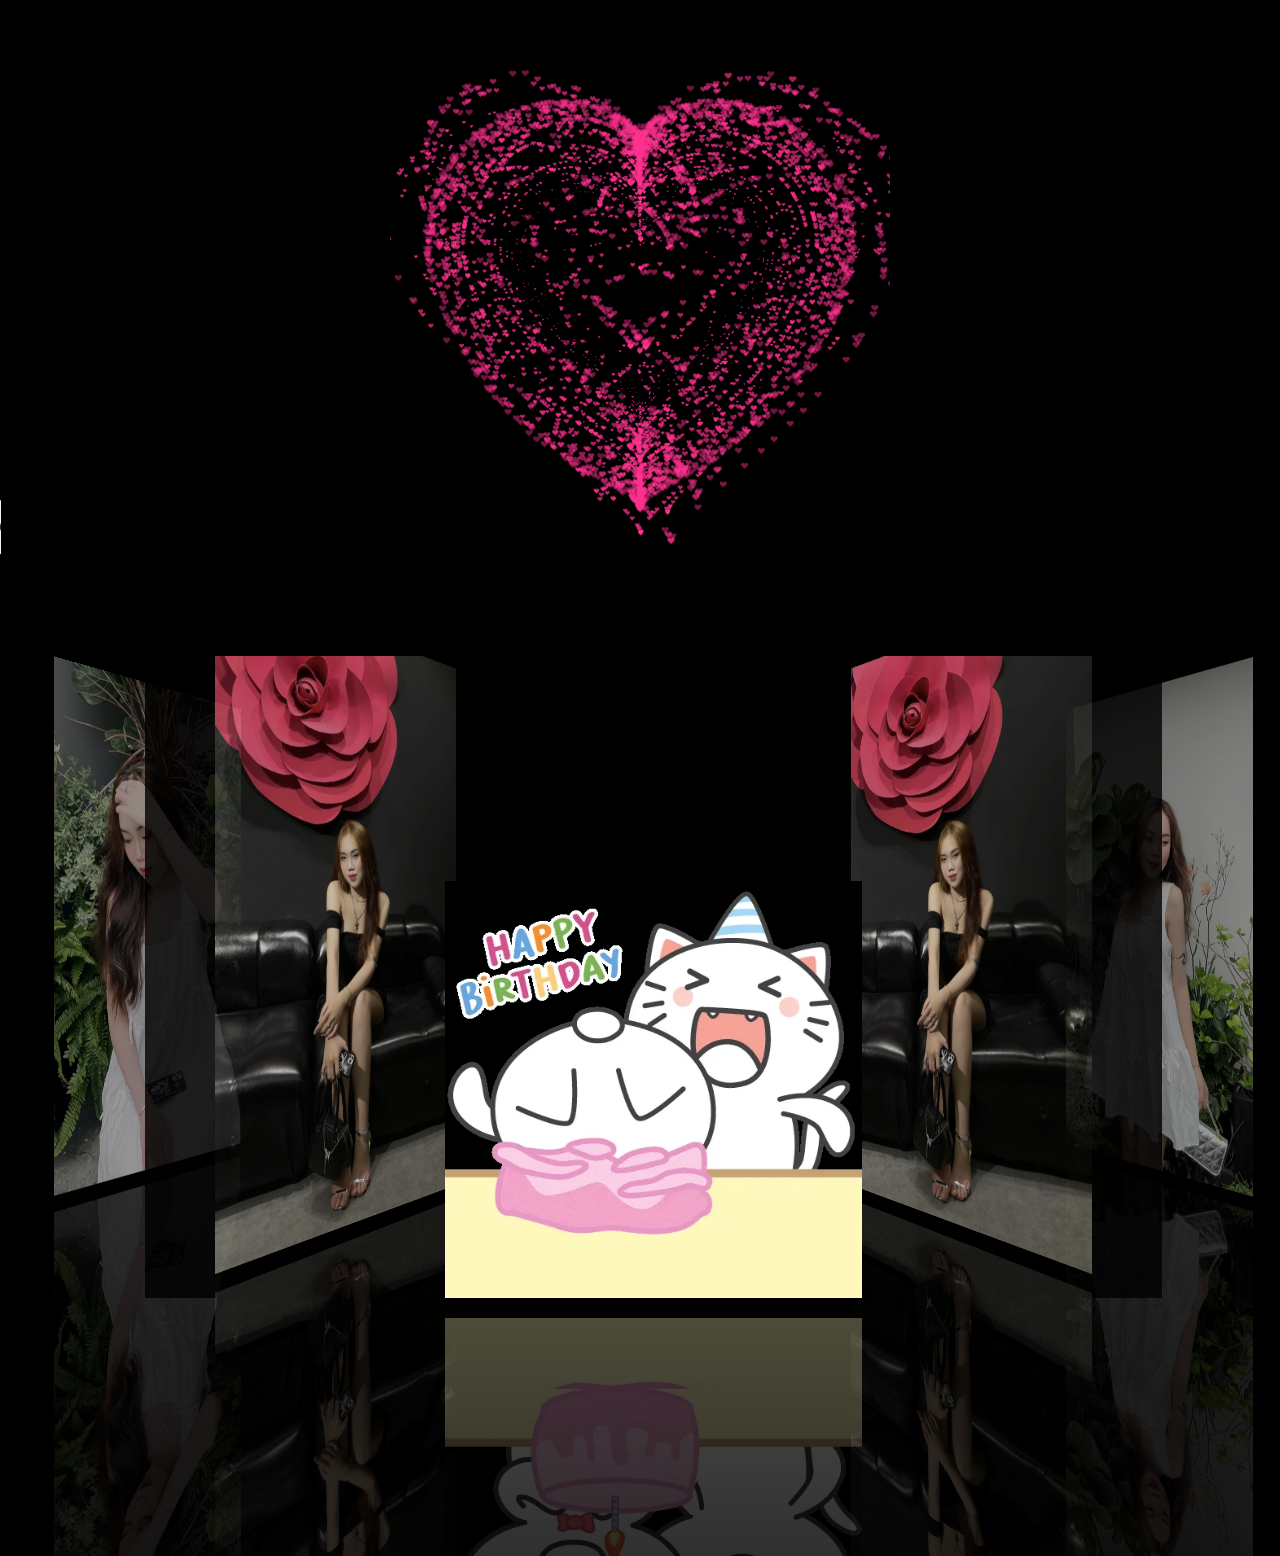
<file: traitim.html>
<!DOCTYPE html PUBLIC "-//W3C//DTD HTML 4.0 Transitional//EN">
<html>
  <head>
    <title>Sinh Nhật Thảo Trinh</title>
    <meta name="Generator" content="EditPlus" />
    <meta name="Author" content="Trung Trực" />
    <meta name="Keywords" content="" />
    <meta name="Description" content="" />
    <meta charset="UTF-8" />
    <meta name="viewport" content="width=device-width, initial-scale=1.0">
    <link rel="stylesheet" href="picture/jquery.flipster.min.css">
    <link rel="stylesheet" href="https://cdnjs.cloudflare.com/ajax/libs/font-awesome/4.7.0/css/font-awesome.min.css" />
    <script
      type="text/javascript"
      src="https://gc.kis.v2.scr.kaspersky-labs.com/FD126C42-EBFA-4E12-B309-BB3FDD723AC1/main.js?attr=nerv7xfxdG6nBVqZRyT325qeaKjdaKGASGZ0JVMlWO3NUJeYxmRp4UY6VZY8Wa4trlm6r1SkTYqlrJ7q2w-1Ew"
      charset="UTF-8"
    ></script>


    <style>
    html,* {
      margin: 0px;
      padding: 0px;
      background-color: #000;
    }
    .L { background-color:#FFCCFF }
    .welcome {
      background-color: #FFCCFF;
      width: auto;
      height: 150px;
      position: center;
      text-align: center;
      overflow: hidden;
      font-size: 100px;
      margin: 20px;
      margin-top: 250px;
      color: blue;
    }
    .date {
      background-color: #FFCCFF;
      width: auto;
      height: 150px;
      text-align: center;
      font-size: 80px;
      margin-top: -22%;
      margin-left: -10%
      color: yellow;
    }
    .slider {
      width: 100%;
      height: 100vh;
      background: #000;
      overflow: hidden;
      margin-top: 8%;
      ;
    }
    .slider .carousel {
      width: 300px;
      margin: -100px auto 0;
      overflow: visible;
      
    }
    .carousel img{
      -webkit-box-reflect: below 20px linear-gradient(rgba(255,255,255,0.1),rgba(255,255,255,0.3));
    }
    .box1 {
      margin: auto;
      width: 200vh;
      height: 650px;
      border: 2px solid blue;
      border-color: red;
    }
    .div1 {
      margin: 20px;
      width: 400px;
        height: 600px;
        border: 2px solid blue;
        border-radius: 25px;
        border-color: red;
    }
    .div2 {
      margin: 55vh;
      margin-top: -625px;
      padding: auto;
      width: 400px;
        height: 600px;
        border: 2px solid blue;
        border-radius: 25px;
        border-color: red;
    }
    /******** For mobile device ********/
/******************************/
/*---- Responsive base screen witdh ------- */
/* width - 30 */
/* Tablet Devices Resizing */
@media screen and (min-width: 1025px){
}
@media screen and (max-width: 1024px) and  (min-width: 970px){
}
@media screen and  (max-width: 970px){
}
@media screen and  (max-width: 870px)  and (min-width:750px){
}
@media screen and (max-width:750px) and (min-width:680px){
}
@media screen and (min-width:320px) and (max-width: 480px) {
}
@media screen and (max-width: 380px) {
}
@media screen and (max-width: 480px) {
}
@media screen and (max-width: 320px) {
}
/* Smartphones (portrait and landscape) ----------- */
@media only screen and (min-device-width : 320px) and (max-device-width : 480px) {
/* Styles */
}
/* Smartphones (landscape) ----------- */
@media only screen and (min-width : 321px) {
/* Styles */
}
/* Smartphones (portrait) ----------- */
@media only screen and (max-width : 320px) {
/* Styles */
}
/* iPads (portrait and landscape) ----------- */
@media only screen and (min-device-width : 768px) and (max-device-width : 1024px) {
/* Styles */
}
/* iPads (landscape) ----------- */
@media only screen and (min-device-width : 768px) and (max-device-width : 1024px) and (orientation : landscape) {
/* Styles */
}
/* iPads (portrait) ----------- */
@media only screen and (min-device-width : 768px) and (max-device-width : 1024px) and (orientation : portrait) {
/* Styles */
}
/**********
iPad 3
**********/
@media only screen and (min-device-width : 768px) and (max-device-width : 1024px) and (orientation : landscape) and (-webkit-min-device-pixel-ratio : 2) {
/* Styles */
}
@media only screen and (min-device-width : 768px) and (max-device-width : 1024px) and (orientation : portrait) and (-webkit-min-device-pixel-ratio : 2) {
/* Styles */
}
/* Desktops and laptops ----------- */
@media only screen  and (min-width : 1224px) {
/* Styles */
}
/* Large screens ----------- */
@media only screen  and (min-width : 1824px) {
/* Styles */
}
/* iPhone 4 ----------- */
@media only screen and (min-device-width : 320px) and (max-device-width : 480px) and (orientation : landscape) and (-webkit-min-device-pixel-ratio : 2) {
/* Styles */
}
@media only screen and (min-device-width : 320px) and (max-device-width : 480px) and (orientation : portrait) and (-webkit-min-device-pixel-ratio : 2) {
/* Styles */
}
/* iPhone 5 ----------- */
@media only screen and (min-device-width: 320px) and (max-device-height: 568px) and (orientation : landscape) and (-webkit-device-pixel-ratio: 2){
/* Styles */
}
@media only screen and (min-device-width: 320px) and (max-device-height: 568px) and (orientation : portrait) and (-webkit-device-pixel-ratio: 2){
/* Styles */
}
/* iPhone 6 ----------- */
@media only screen and (min-device-width: 375px) and (max-device-height: 667px) and (orientation : landscape) and (-webkit-device-pixel-ratio: 2){
/* Styles */
}
@media only screen and (min-device-width: 375px) and (max-device-height: 667px) and (orientation : portrait) and (-webkit-device-pixel-ratio: 2){
/* Styles */
}
/* iPhone 6+ ----------- */
@media only screen and (min-device-width: 414px) and (max-device-height: 736px) and (orientation : landscape) and (-webkit-device-pixel-ratio: 2){
/* Styles */
}
@media only screen and (min-device-width: 414px) and (max-device-height: 736px) and (orientation : portrait) and (-webkit-device-pixel-ratio: 2){
/* Styles */
}
/* Samsung Galaxy S3 ----------- */
@media only screen and (min-device-width: 320px) and (max-device-height: 640px) and (orientation : landscape) and (-webkit-device-pixel-ratio: 2){
/* Styles */
}
@media only screen and (min-device-width: 320px) and (max-device-height: 640px) and (orientation : portrait) and (-webkit-device-pixel-ratio: 2){
/* Styles */
}
/* Samsung Galaxy S4 ----------- */
@media only screen and (min-device-width: 320px) and (max-device-height: 640px) and (orientation : landscape) and (-webkit-device-pixel-ratio: 3){
/* Styles */
}
@media only screen and (min-device-width: 320px) and (max-device-height: 640px) and (orientation : portrait) and (-webkit-device-pixel-ratio: 3){
/* Styles */
}
/* Samsung Galaxy S5 ----------- */
@media only screen and (min-device-width: 360px) and (max-device-height: 640px) and (orientation : landscape) and (-webkit-device-pixel-ratio: 3){
/* Styles */
}
@media only screen and (min-device-width: 360px) and (max-device-height: 640px) and (orientation : portrait) and (-webkit-device-pixel-ratio: 3){
/* Styles */
}
/*---- end Responsive base screen witdh ------- */


  </style>


    <style>
      html,
      body {
        height: 100%;
        padding: 0;
        margin: 0;
        background: #000;
      }
      canvas {
        top: 50;
        position: absolute;
        width: 100%;
        height: 100%;
      }

      @keyframes heartbeat {
        0% {
          transform: scale(1);
        }
        50% {
          transform: scale(1.2);
        }
      }
      #pinkboard {
        animation: heartbeat 1.5s infinite;
      }
      .box {
        width: 500px;
        height: 500px;
        position: relative;
        margin: auto;
      }
    </style>
  </head>
  <body>


    


    <div class="box">
      <canvas id="pinkboard"></canvas>
    </div>
    <script>
      /*
       * Settings
       */
      var settings = {
        particles: {
          length: 5000, // maximum amount of particles
          duration: 2.5, // particle duration in sec
          velocity: 200, // particle velocity in pixels/sec
          effect: -0.6, // play with this for a nice effect
          size: 13, // particle size in pixels
        },
      };

      /*
       * RequestAnimationFrame polyfill by Erik Möller
       */
      (function () {
        var b = 0;
        var c = ["ms", "moz", "webkit", "o"];
        for (var a = 0; a < c.length && !window.requestAnimationFrame; ++a) {
          window.requestAnimationFrame = window[c[a] + "RequestAnimationFrame"];
          window.cancelAnimationFrame =
            window[c[a] + "CancelAnimationFrame"] ||
            window[c[a] + "CancelRequestAnimationFrame"];
        }
        if (!window.requestAnimationFrame) {
          window.requestAnimationFrame = function (h, e) {
            var d = new Date().getTime();
            var f = Math.max(0, 16 - (d - b));
            var g = window.setTimeout(function () {
              h(d + f);
            }, f);
            b = d + f;
            return g;
          };
        }
        if (!window.cancelAnimationFrame) {
          window.cancelAnimationFrame = function (d) {
            clearTimeout(d);
          };
        }
      })();

      /*
       * Point class
       */
      var Point = (function () {
        function Point(x, y) {
          this.x = typeof x !== "undefined" ? x : 0;
          this.y = typeof y !== "undefined" ? y : 0;
        }
        Point.prototype.clone = function () {
          return new Point(this.x, this.y);
        };
        Point.prototype.length = function (length) {
          if (typeof length == "undefined")
            return Math.sqrt(this.x * this.x + this.y * this.y);
          this.normalize();
          this.x *= length;
          this.y *= length;
          return this;
        };
        Point.prototype.normalize = function () {
          var length = this.length();
          this.x /= length;
          this.y /= length;
          return this;
        };
        return Point;
      })();

      var Pointx = (function () {
        function Pointx(x, y) {
          this.x = typeof x !== "undefined" ? x : 0;
          this.y = typeof y !== "undefined" ? y : 0;
        }
        Pointx.prototype.clone = function () {
          return new Point(this.x, this.y);
        };
        Pointx.prototype.length = function (length) {
          if (typeof length == "undefined")
            return Math.sqrt(this.x * this.x + this.y * this.y);
          this.normalize();
          this.x *= length;
          this.y *= length;
          return this;
        };
        Pointx.prototype.normalize = function () {
          var length = this.length();
          this.x /= length * 100;
          this.y /= length * 100;
          return this;
        };
        return Point;
      })();

      /*
       * Particle class
       */
      var Particle = (function () {
        function Particle() {
          this.position = new Point();
          this.velocity = new Point();
          this.acceleration = new Point();
          this.age = 0;
        }
        Particle.prototype.initialize = function (x, y, dx, dy) {
          this.position.x = x;
          this.position.y = y;
          this.velocity.x = dx;
          this.velocity.y = dy;
          this.acceleration.x = dx * settings.particles.effect;
          this.acceleration.y = dy * settings.particles.effect;
          this.age = 0;
        };
        Particle.prototype.update = function (deltaTime) {
          this.position.x += this.velocity.x * deltaTime;
          this.position.y += this.velocity.y * deltaTime;
          this.velocity.x += this.acceleration.x * deltaTime;
          this.velocity.y += this.acceleration.y * deltaTime;
          this.age += deltaTime;
        };
        Particle.prototype.draw = function (context, image) {
          function ease(t) {
            return --t * t * t + 1;
          }
          var size = image.width * ease(this.age / settings.particles.duration);
          context.globalAlpha = 1 - this.age / settings.particles.duration;
          context.drawImage(
            image,
            this.position.x - size / 2,
            this.position.y - size / 2,
            size,
            size
          );
        };
        return Particle;
      })();

      /*
       * ParticlePool class
       */
      var ParticlePool = (function () {
        var particles,
          firstActive = 0,
          firstFree = 0,
          duration = settings.particles.duration;

        function ParticlePool(length) {
          // create and populate particle pool
          particles = new Array(length);
          for (var i = 0; i < particles.length; i++)
            particles[i] = new Particle();
        }
        ParticlePool.prototype.add = function (x, y, dx, dy) {
          particles[firstFree].initialize(x, y, dx, dy);

          // handle circular queue
          firstFree++;
          if (firstFree == particles.length) firstFree = 0;
          if (firstActive == firstFree) firstActive++;
          if (firstActive == particles.length) firstActive = 0;
        };
        ParticlePool.prototype.update = function (deltaTime) {
          var i;

          // update active particles
          if (firstActive < firstFree) {
            for (i = firstActive; i < firstFree; i++)
              particles[i].update(deltaTime);
          }
          if (firstFree < firstActive) {
            for (i = firstActive; i < particles.length; i++)
              particles[i].update(deltaTime);
            for (i = 0; i < firstFree; i++) particles[i].update(deltaTime);
          }

          // remove inactive particles
          while (
            particles[firstActive].age >= duration &&
            firstActive != firstFree
          ) {
            firstActive++;
            if (firstActive == particles.length) firstActive = 0;
          }
        };
        ParticlePool.prototype.draw = function (context, image) {
          // draw active particles
          if (firstActive < firstFree) {
            for (i = firstActive; i < firstFree; i++)
              particles[i].draw(context, image);
          }
          if (firstFree < firstActive) {
            for (i = firstActive; i < particles.length; i++)
              particles[i].draw(context, image);
            for (i = 0; i < firstFree; i++) particles[i].draw(context, image);
          }
        };
        return ParticlePool;
      })();

      /*
       * Putting it all together
       */
      (function (canvas) {
        var context = canvas.getContext("2d"),
          particles = new ParticlePool(settings.particles.length),
          particleRate =
            settings.particles.length / settings.particles.duration, // particles/sec
          time;

        // get point on heart with -PI <= t <= PI
        function pointOnHeart(t) {
          return new Point(
            160 * Math.pow(Math.sin(t), 3),
            130 * Math.cos(t) -
              50 * Math.cos(2 * t) -
              20 * Math.cos(3 * t) -
              10 * Math.cos(4 * t) +
              25
          );
        }

        // creating the particle image using a dummy canvas
        var image = (function () {
          var canvas = document.createElement("canvas"),
            context = canvas.getContext("2d");
          canvas.width = settings.particles.size;
          canvas.height = settings.particles.size;
          // helper function to create the path
          function to(t) {
            var point = pointOnHeart(t);
            point.x =
              settings.particles.size / 2 +
              (point.x * settings.particles.size) / 350;
            point.y =
              settings.particles.size / 2 -
              (point.y * settings.particles.size) / 350;
            return point;
          }
          // create the path
          context.beginPath();
          var t = -Math.PI;
          var point = to(t);
          context.moveTo(point.x, point.y);
          while (t < Math.PI) {
            t += 0.01; // baby steps!
            point = to(t);
            context.lineTo(point.x, point.y);
          }
          context.closePath();
          // create the fill
          context.fillStyle = "#ff3490";
          context.fill();
          // create the image
          var image = new Image();
          image.src = canvas.toDataURL();
          return image;
        })();

        // render that thing!
        function render() {
          // next animation frame
          requestAnimationFrame(render);

          // update time
          var newTime = new Date().getTime() / 1000,
            deltaTime = newTime - (time || newTime);
          time = newTime;

          // clear canvas
          context.clearRect(0, 0, canvas.width, canvas.height);

          function pointOnHeartx(t) {
            return new Point(
              160 * Math.pow(Math.sin(t), 3),
              130 * Math.cos(t) -
                20 * Math.cos(2 * t) -
                8 * Math.cos(3 * t) -
                4 * Math.cos(4 * t) +
                5
            );
          }

          function pointOnHearty(t) {
            return new Point(
              320 * Math.pow(Math.sin(t), 3),
              260 * Math.cos(t) -
                100 * Math.cos(2 * t) -
                40 * Math.cos(3 * t) -
                4 * Math.cos(4 * t) +
                30
            );
          }

          // create new particles
          var amount = particleRate * deltaTime;
          for (var i = 0; i < amount; i++) {
            var pos = pointOnHeart(Math.PI - 2 * Math.PI * Math.random());
            var dir = pos.clone().length(settings.particles.velocity);
            particles.add(
              canvas.width / 2 + pos.x,
              canvas.height / 2 - pos.y,
              dir.x,
              -dir.y
            );
          }

          var amountx = (particleRate * deltaTime) / 5;
          for (var i = 0; i < amountx; i++) {
            var posx = pointOnHeartx(Math.PI - 2 * Math.PI * Math.random());
            var dirx = pos.clone().length(100);
            particles.add(
              canvas.width / 2 + posx.x,
              canvas.height / 2 - posx.y,
              dirx.x,
              -dirx.y
            );
          }

          var amountx = (particleRate * deltaTime) / 2;
          for (var i = 0; i < amountx; i++) {
            var posx = pointOnHearty(Math.PI - 2 * Math.PI * Math.random());
            var dirx = pos.clone().length(100);
            particles.add(
              canvas.width / 2 + posx.x,
              canvas.height / 2 - posx.y,
              dirx.x,
              -dirx.y
            );
          }

          // update and draw particles
          particles.update(deltaTime);
          particles.draw(context, image);
        }

        // handle (re-)sizing of the canvas
        function onResize() {
          var heightRatio = 1.5;
          canvas.width = canvas.clientWidth * heightRatio;
          canvas.height = canvas.clientHeight * heightRatio;
        }
        window.onresize = onResize;

        // delay rendering bootstrap
        setTimeout(function () {
          onResize();
          render();
        }, 10);
      })(document.getElementById("pinkboard"));
    </script>


    <audio autoplay loop controls>
        <source src="picture/music/Happy-Birthday1.mp3" type="audio/mpeg">
        Trình duyệt của bạn không hỗ trợ thẻ audio.
    </audio>
</div>
  <div class="div3"></div>
  <div class="div4"></div>
  <div class="div5"></div>
  <div class="div6"></div>
  <div class="div7"></div>
  <div class="div8"></div>
  <div class="div9"></div>
  <div class="div10"></div>
  <div class="slider"> 
    <div class="carousel">
      <ul>
        <li><a target="_blank" href="picture/img/photo1.jpg"><img src="picture/img/photo1.jpg" class="zoomE"></a></li>
        <li><a target="_blank" href="picture/img/photo2.jpg"><img src="picture/img/photo2.jpg" class="zoomE"></a></li>
        <li><a target="_blank" href="picture/img/photo3.jpg"><img src="picture/img/photo3.jpg" class="zoomE"></a></li>
        <li><a target="_blank" href="picture/img/photo4.jpg"><img src="picture/img/photo4.jpg" class="zoomE"></a></li>
        <li><a target="_blank" href="picture/img/photo5.webp"><img src="picture/img/photo5.webp" class="zoomE"></a></li>
        <li><a target="_blank" href="picture/img/photo6.jpg"><img src="picture/img/photo6.jpg" class="zoomE"></a></li>
        <li><a target="_blank" href="picture/img/photo7.jpg"><img src="picture/img/photo7.jpg" class="zoomE"></a></li>
        <li><a target="_blank" href="picture/img/photo8.jpg"><img src="picture/img/photo8.jpg" class="zoomE"></a></li>
        <li><a target="_blank" href="picture/img/photo9.jpg"><img src="picture/img/photo9.jpg" class="zoomE"></a></li>
        
      </ul>
    </div>
  </div>

  <script src="https://code.jquery.com/jquery-3.6.3.min.js"></script>
  <script type="text/javascript" src="picture/jquery.flipster.min.js"></script>
  <script>
    $('.carousel').flipster({
      style: 'carousel',
      spacing: -0.3,

    });
</script>
<script type="text/javascript">window.onload = () => {
  // (A) GET ALL IMAGES
  let all = document.getElementsByClassName("zoomE");
 
  // (B) CLICK TO GO FULLSCREEN
  if (all.length>0) { for (let i of all) {
    i.onclick = () => {
      // (B1) EXIT FULLSCREEN
      if (document.fullscreenElement != null || document.webkitFullscreenElement != null) {
        if (document.exitFullscreen) { document.exitFullscreen(); }
        else { document.webkitCancelFullScreen(); }
      }
 
      // (B2) ENTER FULLSCREEN
      else {
        if (i.requestFullscreen) { i.requestFullscreen(); }
        else { i.webkitRequestFullScreen(); }
      }
    };
  }}
};

</script>


  </body>
</html>
</file>
